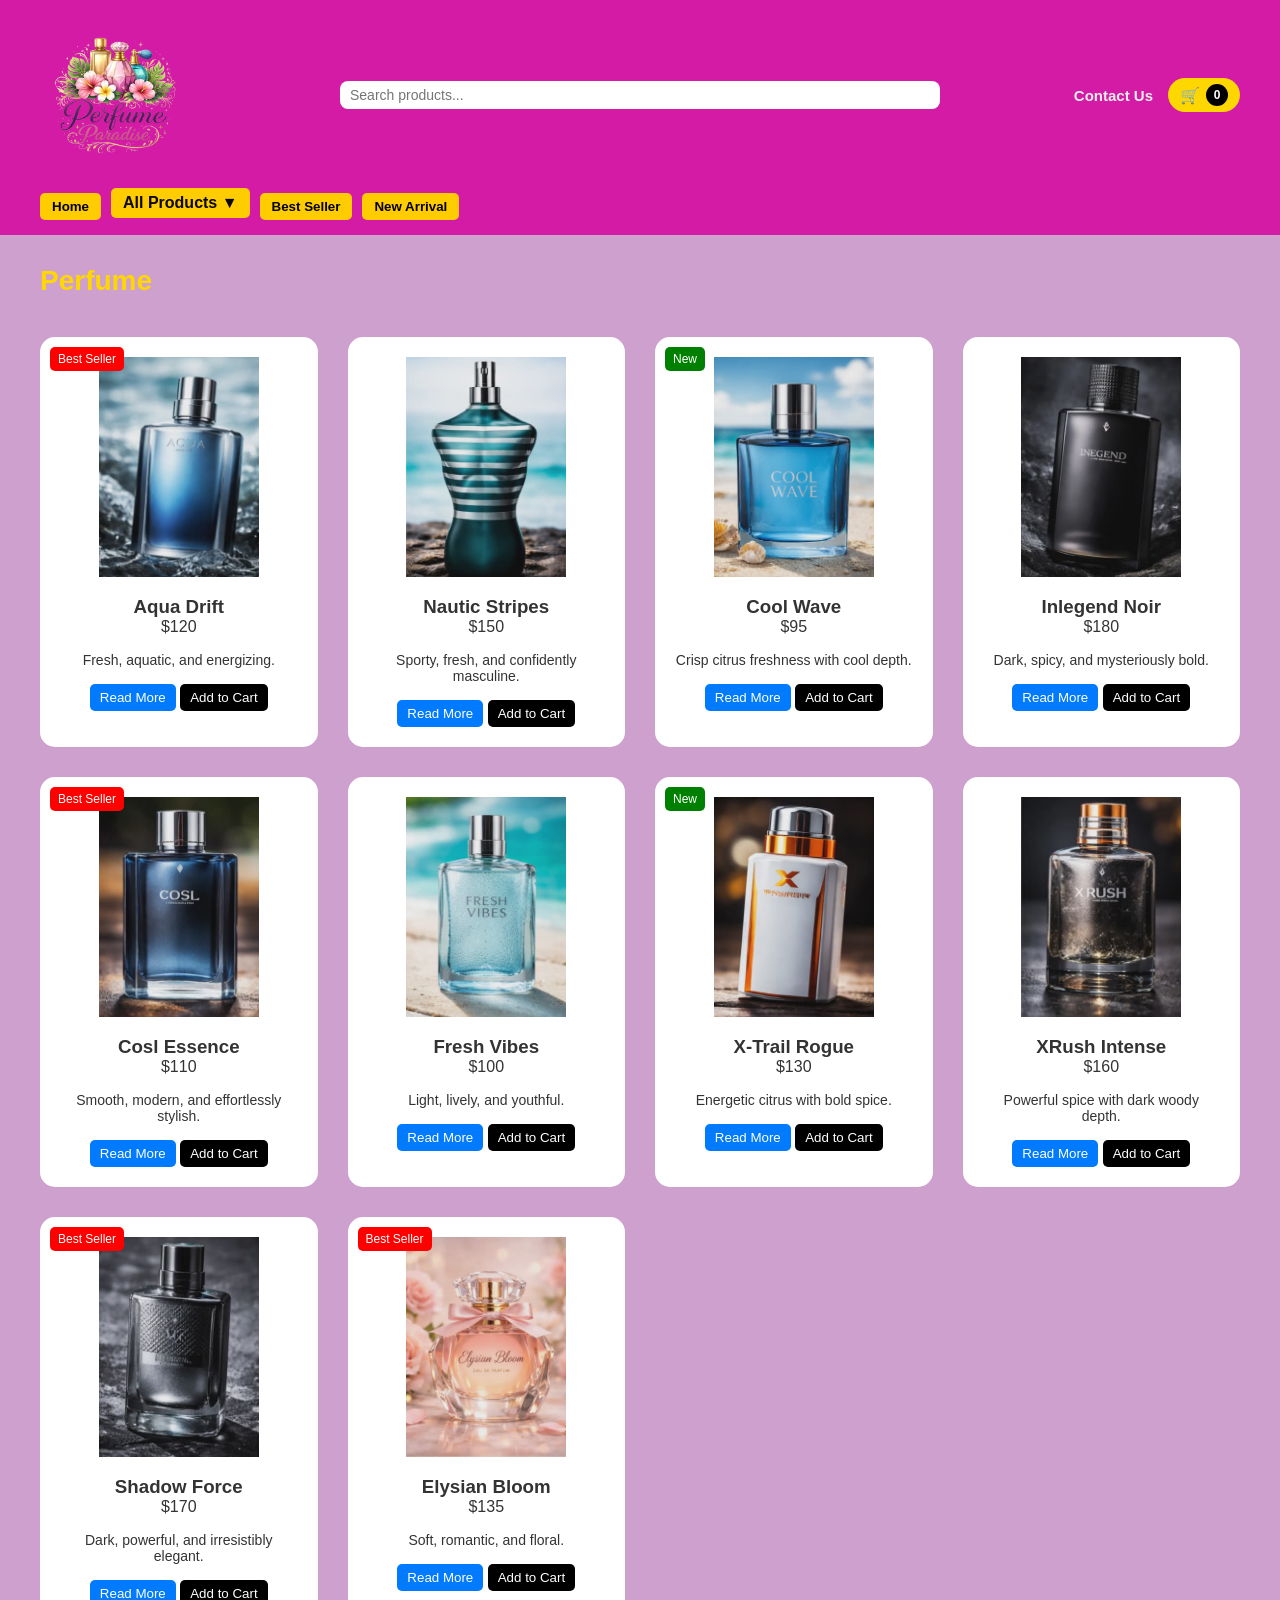
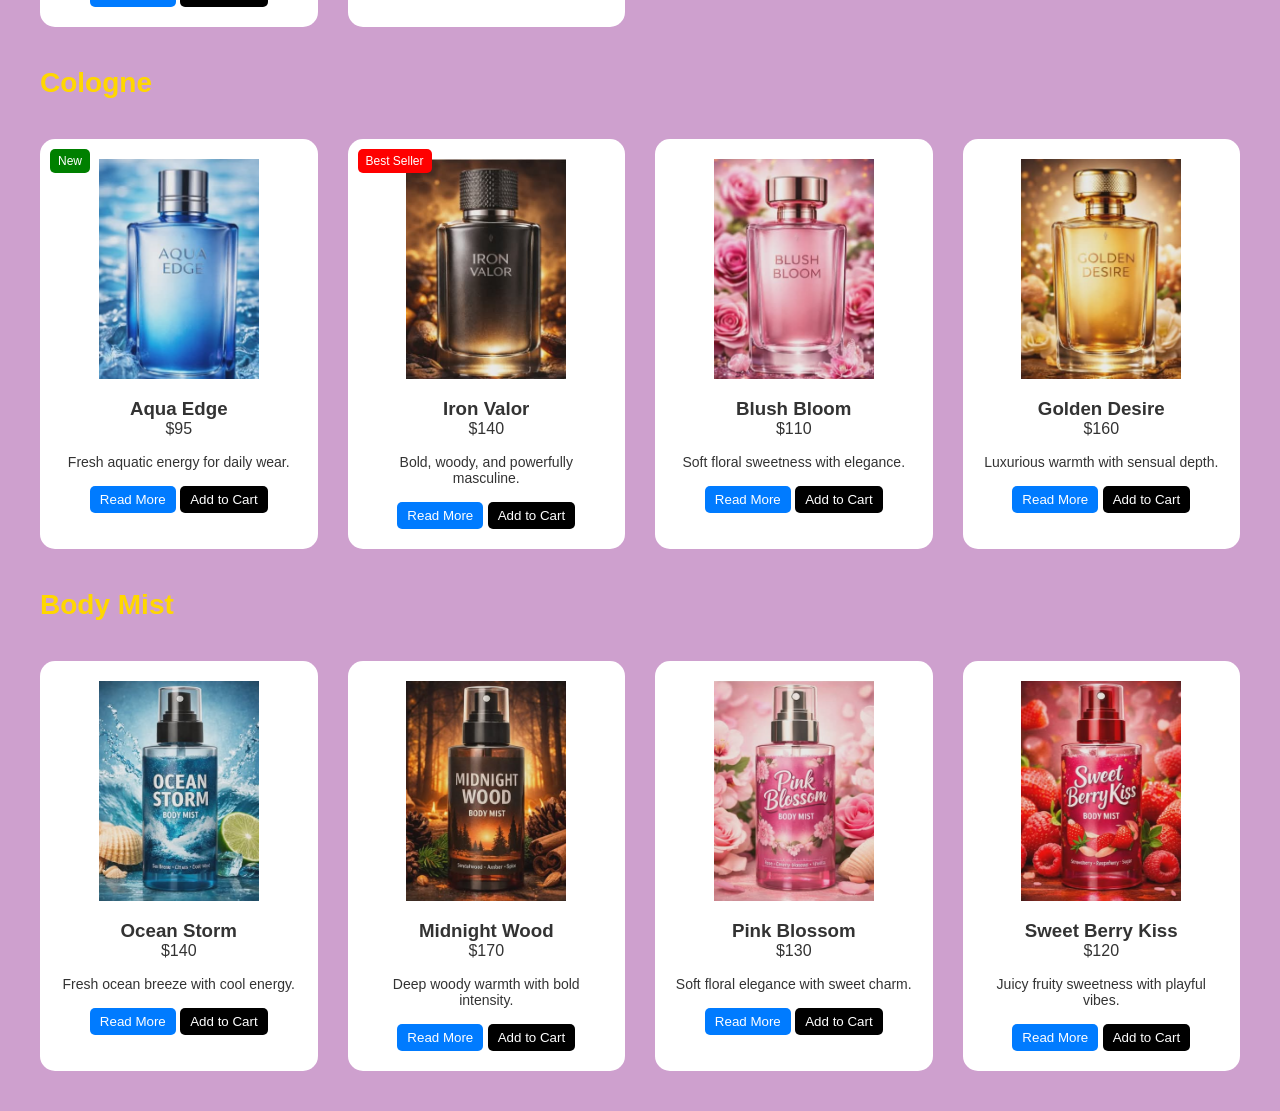
<file: allproducts.html>
<!DOCTYPE html>
<html lang="en">
  <head>
    <meta charset="UTF-8">
    <meta name="viewport" content="width=device-width, initial-scale=1.0">
    <title>Perfume Paradise</title>
    <link rel="stylesheet" href="style.css">
  </head>
  <body>
    
      
     <div id="header-container"></div>
    
    <div id="perfume-container"></div>
    <div id="cologne-container"></div>
    <div id="bodymist-container"></div>
    
    
   
    <!-- CART PANEL -->
    <div class="cart-panel" id="cartPanel">
      <button class="cart-close-btn" onclick="toggleCart()">✕</button>
      <h2>Your Cart</h2>
      <div id="cartItems"></div>
      <h3>Total: $ <span id="totalPrice">0</span>
      </h3>
    </div>
    <div id="tooltip" class="tooltip">Item added to cart!</div>
    <script src="script.js"></script>
  </body>
</html>
</file>
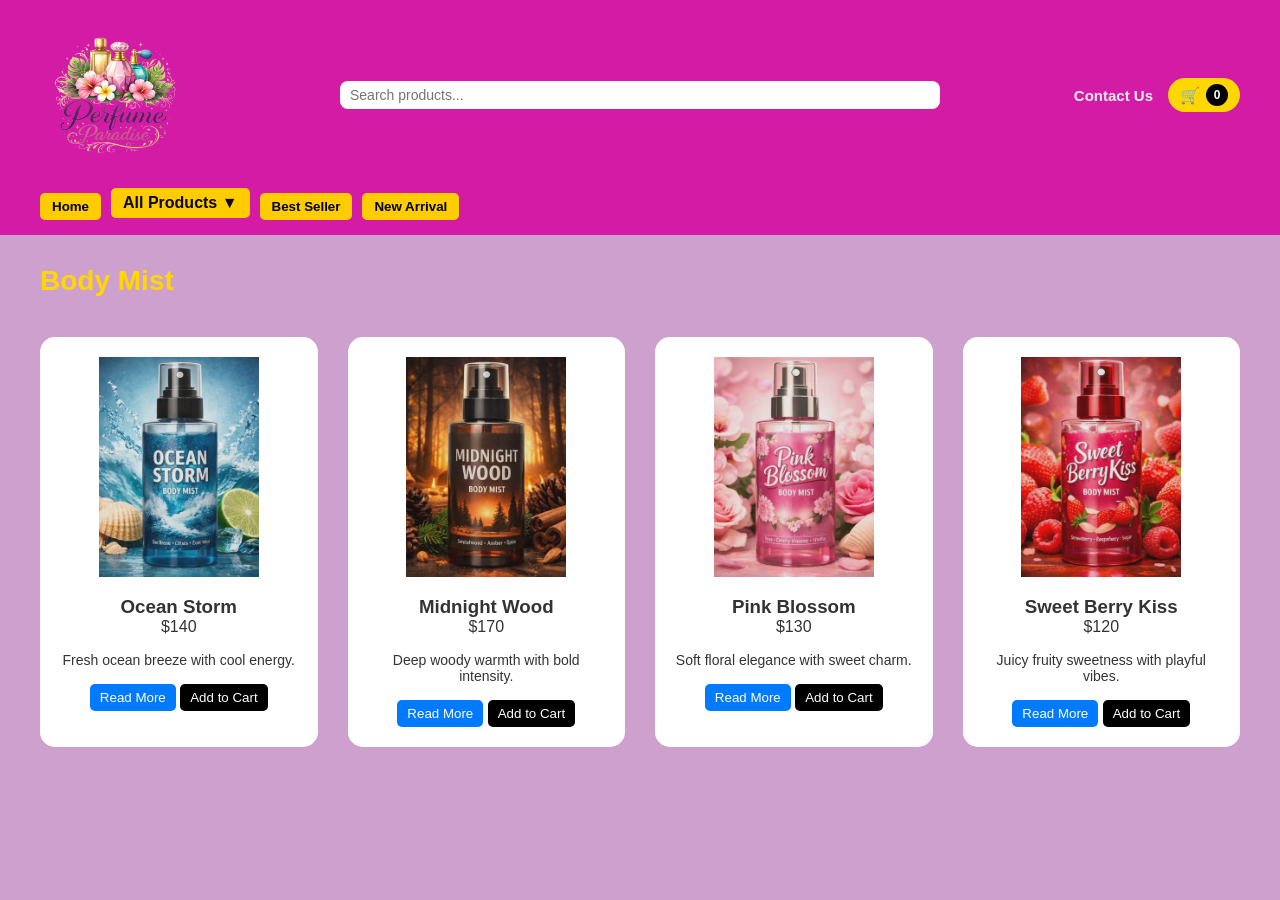
<file: bodyMist.html>
<!DOCTYPE html>
<html lang="en">
  <head>
    <meta charset="UTF-8">
    <meta name="viewport" content="width=device-width, initial-scale=1.0">
    <title>Perfume Paradise</title>
    <link rel="stylesheet" href="style.css">
  </head>
  <body>
    
      
    <div id="header-container"></div>
     <div id="bodymist-container"></div>
    
    
   
    <!-- CART PANEL -->
    <div class="cart-panel" id="cartPanel">
      <button class="cart-close-btn" onclick="toggleCart()">✕</button>
      <h2>Your Cart</h2>
      <div id="cartItems"></div>
      <h3>Total: $ <span id="totalPrice">0</span>
      </h3>
    </div>
    <div id="tooltip" class="tooltip">Item added to cart!</div>
    <script src="script.js"></script>
  </body>
</html>
</file>
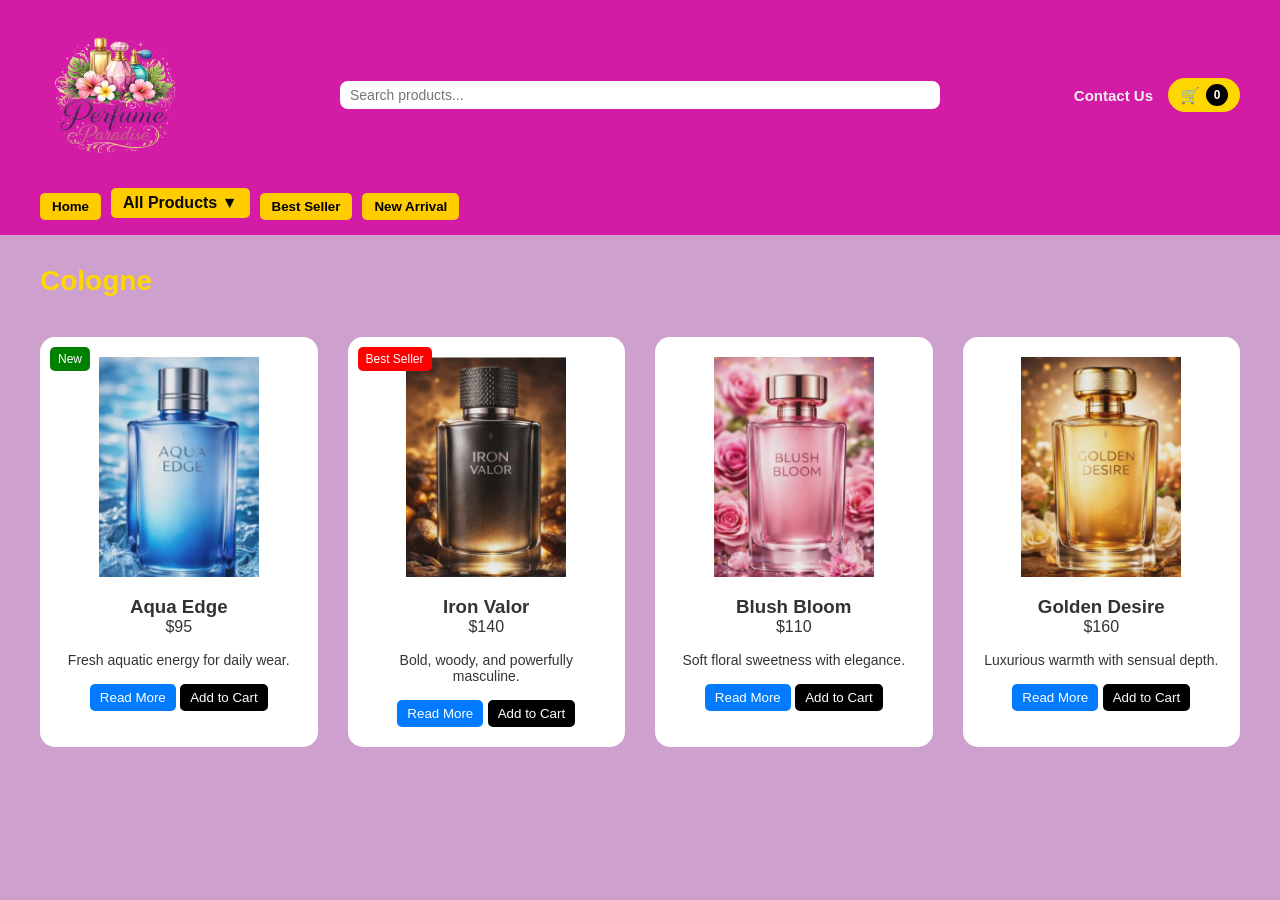
<file: cologne.html>
<!DOCTYPE html>
<html lang="en">
  <head>
    <meta charset="UTF-8">
    <meta name="viewport" content="width=device-width, initial-scale=1.0">
    <title>Perfume Paradise</title>
    <link rel="stylesheet" href="style.css">
  </head>
  <body>
    
      
     <div id="header-container"></div>
     <div id="cologne-container"></div>
    
    <!-- CART PANEL -->
    <div class="cart-panel" id="cartPanel">
      <button class="cart-close-btn" onclick="toggleCart()">✕</button>
      <h2>Your Cart</h2>
      <div id="cartItems"></div>
      <h3>Total: $ <span id="totalPrice">0</span>
      </h3>
    </div>
    <div id="tooltip" class="tooltip">Item added to cart!</div>
    <script src="script.js"></script>
  </body>
</html>
</file>
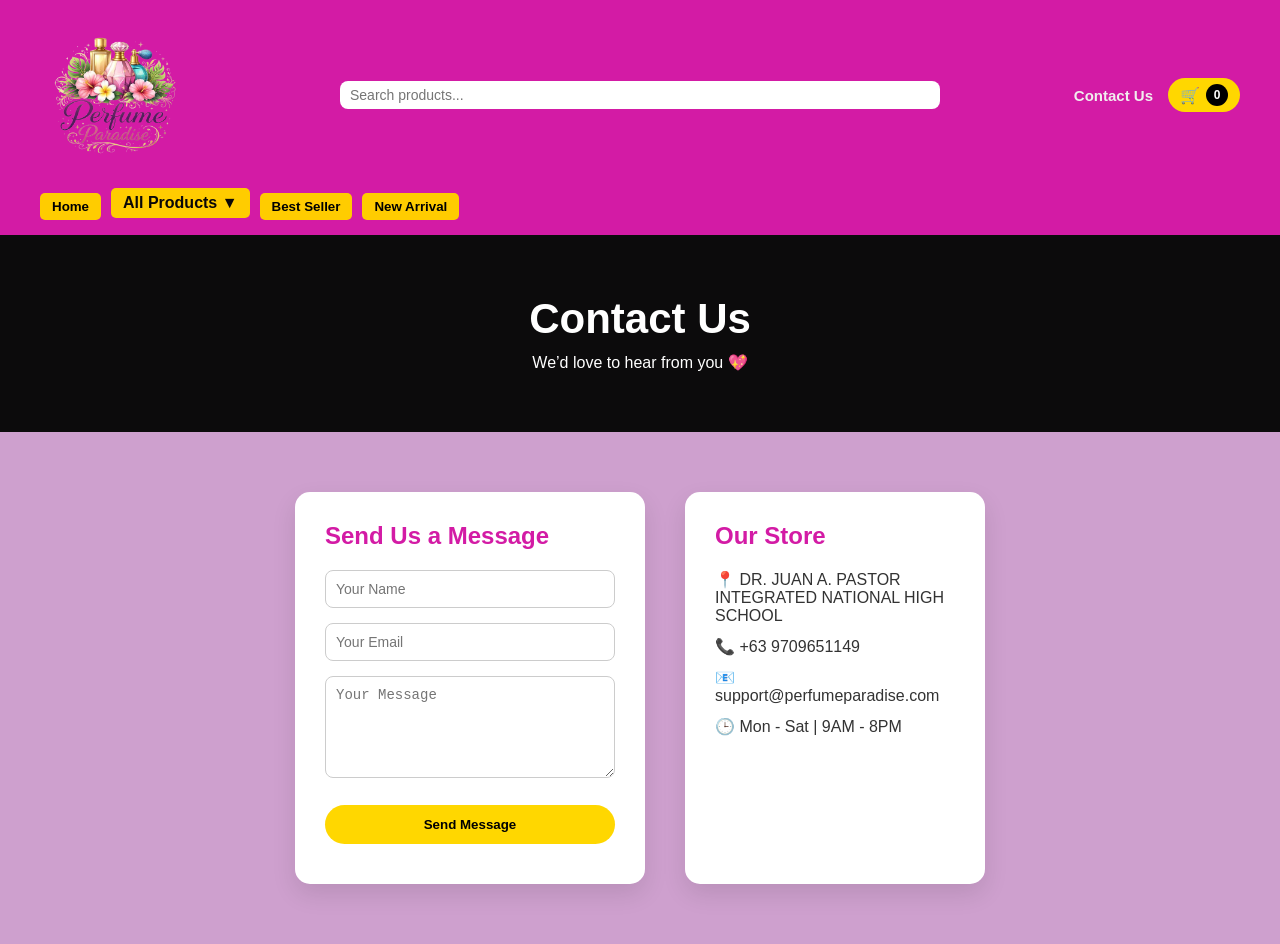
<file: contactus.html>
<!DOCTYPE html>
<html lang="en">
<head>
  <meta charset="UTF-8">
  <title>Contact Us - Perfume Paradise</title>
  <link rel="stylesheet" href="style.css">
</head>
<body>

 <div id="header-container"></div>

<section class="contact-hero">
  <h1>Contact Us</h1>
  <p>We’d love to hear from you 💖</p>
</section>

<section class="contact-container">
  
  <!-- CONTACT FORM -->
  <div class="contact-form">
    <h2>Send Us a Message</h2>
    <form id="contactForm">
      <input type="text" id="name" placeholder="Your Name" required>
      <input type="email" id="email" placeholder="Your Email" required>
      <textarea id="message" rows="5" placeholder="Your Message" required></textarea>
      <button type="submit">Send Message</button>
    </form>
    <p id="formMessage" class="form-message"></p>
  </div>

  <!-- CONTACT INFO -->
  <div class="contact-info">
    <h2>Our Store</h2>
    <p>📍 DR. JUAN A. PASTOR INTEGRATED NATIONAL HIGH SCHOOL</p>
    <p>📞 +63 9709651149</p>
    <p>📧 support@perfumeparadise.com</p>
    <p>🕒 Mon - Sat | 9AM - 8PM</p>
  </div>

</section>

<script src="script.js"></script>
</body>
</html>
</file>
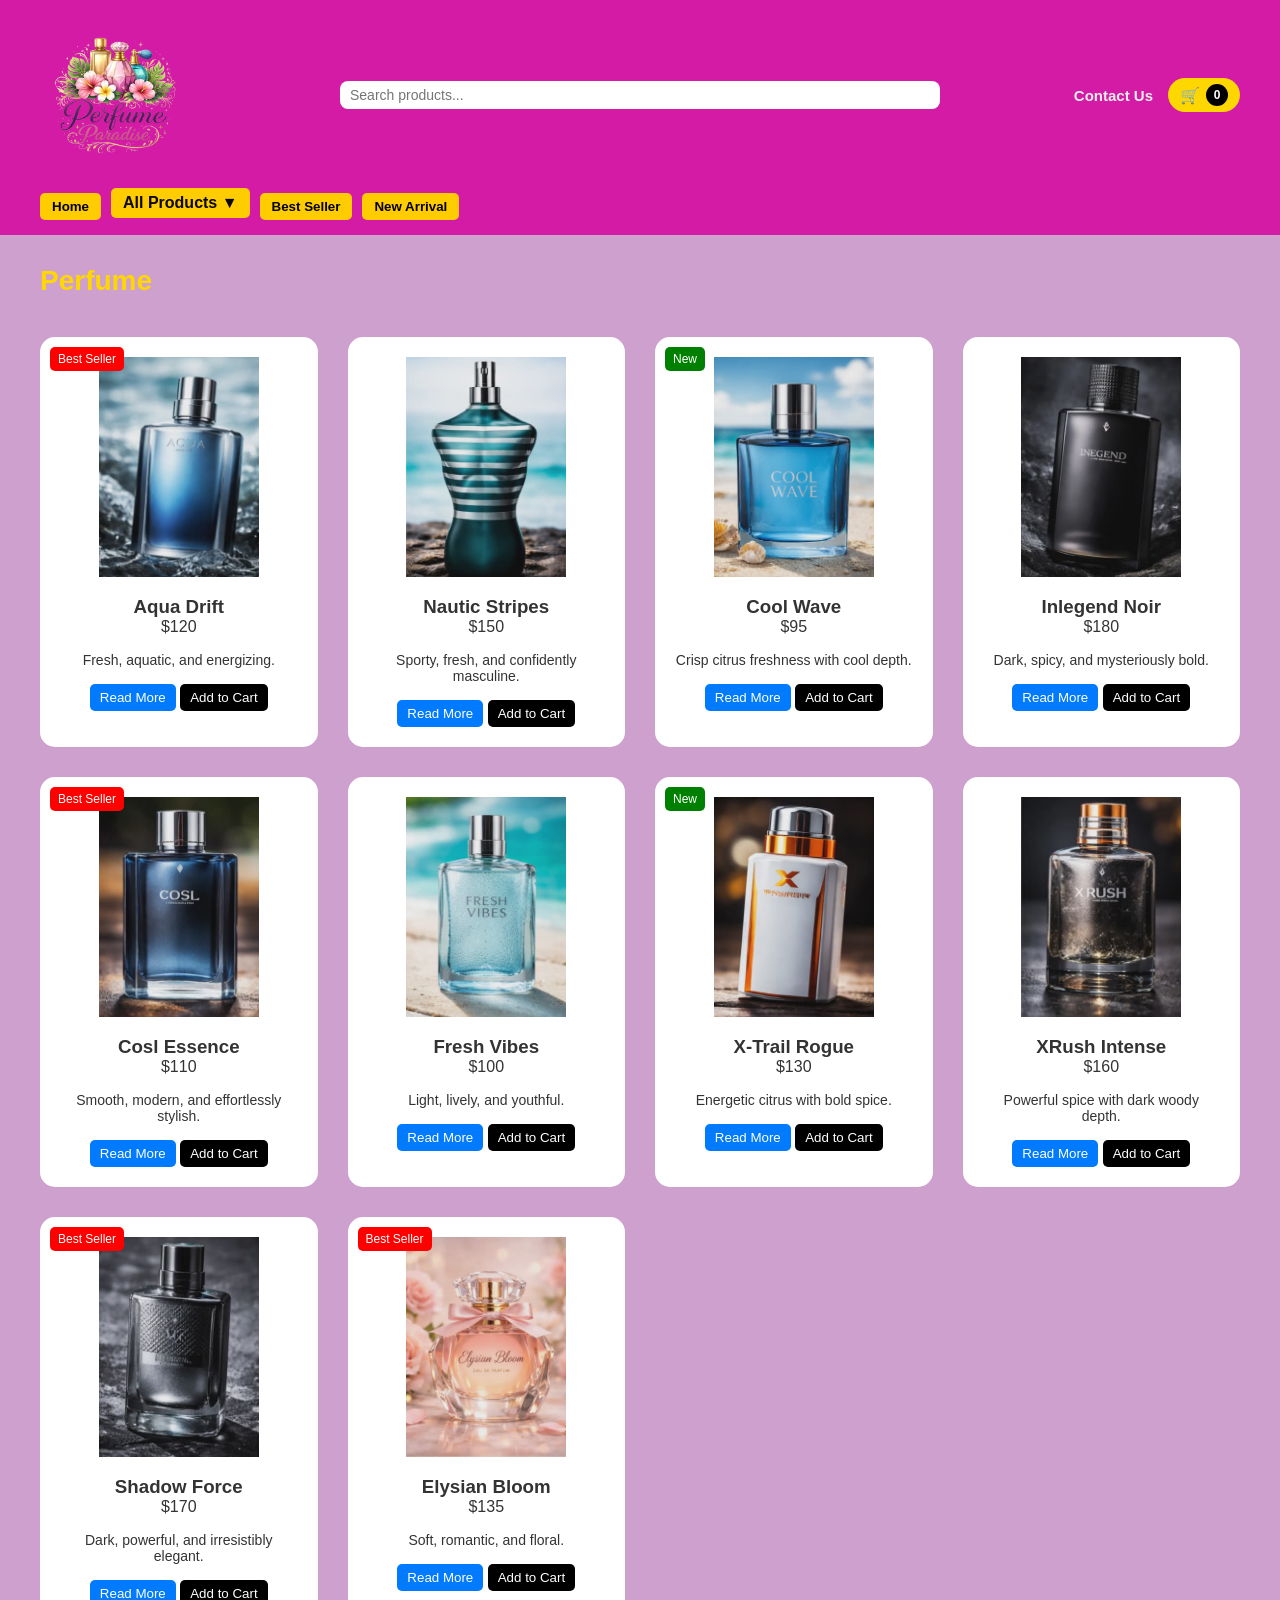
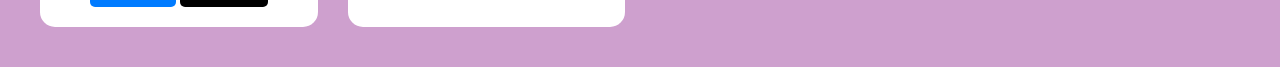
<file: perfume.html>
<!DOCTYPE html>
<html lang="en">
  <head>
    <meta charset="UTF-8">
    <meta name="viewport" content="width=device-width, initial-scale=1.0">
    <title>Perfume Paradise</title>
    <link rel="stylesheet" href="style.css">
  </head>
  <body>
    
      
     <div id="header-container"></div>
     <div id="perfume-container"></div>
    
    <!-- CART PANEL -->
    <div class="cart-panel" id="cartPanel">
      <button class="cart-close-btn" onclick="toggleCart()">✕</button>
      <h2>Your Cart</h2>
      <div id="cartItems"></div>
      <h3>Total: $ <span id="totalPrice">0</span>
      </h3>
    </div>
    <div id="tooltip" class="tooltip">Item added to cart!</div>
    <script src="script.js"></script>
  </body>
</html>
</file>
<file: style.css>
* {
  margin: 0;
  padding: 0;
  box-sizing: border-box;
}
body {
  font-family: "Segoe UI", sans-serif;
  background: #cea0ce;
  color: #fff;
  scroll-behavior: smooth;
} /* HEADER */
header {
  background: #d31ba5;
  padding: 10px 20px; /* top right bottom left */
  display: flex;
  justify-content: space-between;
 /* align-items: center;*/
  flex-wrap: wrap;
  gap:0px;
  flex-direction:column ;
}
.brand {
  display: flex;
  align-items: center;
  gap: 15px;
}
.brand img {
  width: 150px;
  height: auto;
} 
.header-top .header-right {
  display: flex;
  align-items: center;
  flex-wrap: wrap;
  gap: 15px;
}
.header-left {
  display: flex;
  align-items: center;
  gap: 15px;
  flex-wrap: wrap;
}
/* RIGHT SIDE OF HEADER */
.header-top {
  display: flex;
 /* justify-content: space-between;*/
  align-items: center;
  padding: 10px 20px;
  flex-wrap: nowrap; /* keep all items in one line */
  gap: 15px;
  position: relative;
}
.header-right {
  display: flex;
  
  gap: 15px;
  flex-wrap: wrap;
} 

.header-bottom {
  display: flex;
  align-items: center;
  gap: 10px;
  padding: 5px 20px;
 

}
/* LEFT SIDE: Logo + Search */
.left-top {
  display: flex;
  align-items: center;
  gap: 15px;
   z-index: 1
}

/* RIGHT SIDE: Contact + Cart pushed to right */
.right-top {
  display: flex;
  align-items: center;
  gap: 15px;
  margin-left: auto;
   z-index: 1
  
}

/* CONTACT LINK */
.contact-link {
  text-decoration: none;
  font-weight: 600;
  color: #f1eeee;
  font-size: 15px;
  white-space: nowrap;
}
.contact-link:hover {
  color: rgb(68, 4, 42);
}
.cart-btn {
  background: gold;
  padding: 6px 12px;
  border-radius: 25px;
  cursor: pointer;
  font-weight: bold;
  display: flex;
  align-items: center;
  gap: 6px;
} /* Cart number bubble */
.cart-count {
  background: black;
  color: white;
  border-radius: 50%;
  width: 22px;
  height: 22px;
  display: flex;
  align-items: center;
  justify-content: center;
  font-size: 12px;
  font-weight: bold;
} /* NAVIGATION */
.navbar {
  background: #7e073f;
  padding: 12px 40px;
}
.navbar ul {
  list-style: none;
  display: flex;
  gap: 40px;
} /* SECTION TITLE */
.section-title {
  width: 1200px;
  margin: 30px auto 0;
  font-size: 28px;
  color: gold;
} /* PRODUCTS CONTAINER */
.products {
  width: 1200px;
  margin: 40px auto;
  display: grid;
  grid-template-columns: repeat(4, 1fr);
  gap: 30px;
}
.product {
  background: #fff;
  color: #333;
  padding: 20px;
  border-radius: 15px;
  text-align: center;
  position: relative;
}
.product img {
  width: 160px;
  height: 220px;
  object-fit: cover;
  margin-bottom: 15px;
}
.short-description {
  font-size: 14px;
  margin: 8px 0;
}
.full-description {
  display: none;
  font-size: 14px;
  margin-top: 10px;
  text-align: left;
}
.badge {
  position: absolute;
  top: 10px;
  left: 10px;
  background: red;
  color: white;
  padding: 5px 8px;
  font-size: 12px;
  border-radius: 5px;
}
button {
  margin-top: 8px;
  padding: 6px 10px;
  border: none;
  border-radius: 5px;
  cursor: pointer;
}
.add-to-cart {
  background: black;
  color: white;
}
.toggle-btn {
  background: #007bff;
  color: white;
} /* CART */
.cart-panel {
  position: fixed;
  top: 0;
  right: -400px;
  width: 350px;
  height: 100%;
  background: #fff;
  color: #333;
  padding: 20px;
  transition: 0.4s;
  overflow-y: auto;
}
.cart-panel.active {
  right: 0;
}
.cart-item {
  display: flex;
  justify-content: space-between;
  align-items: center;
  margin-bottom: 12px;
  padding: 8px 10px;
  background: #f5f5f5;
  border-radius: 8px;
  font-size: 14px;
}
.cart-item span {
  flex: 1;
} /* REMOVE BUTTON FIXED */
.remove-btn {
  display: flex;
  align-items: center;
  justify-content: center;
  width: 24px;
  height: 24px;
  border: none;
  border-radius: 50%;
  background: #ff4d4d;
  color: white;
  font-size: 14px;
  font-weight: bold;
  cursor: pointer;
  transition: 0.2s ease;
}
.remove-btn:hover {
  background: #cc0000;
  transform: scale(1.1);
}
.navbar ul li {
  cursor: pointer;
  font-weight: 600;
  transition: 0.3s;
}
.navbar ul li:hover {
  color: gold;
}
.tooltip {
  position: fixed;
  top: 20px;
  right: 20px;
  background: #28a745;
  color: #fff;
  padding: 10px 15px;
  border-radius: 8px;
  font-weight: bold;
  opacity: 0;
  pointer-events: none;
  transition: opacity 0.4s ease, transform 0.4s ease;
  z-index: 9999;
  transform: translateY(-20px);
}
.tooltip.show {
  opacity: 1;
  transform: translateY(0);
}
.cart-close-btn {
  position: absolute;
  top: 10px;
  right: 10px;
  background: #0e0d0d;
  color: rgb(236, 230, 230);
  border: none;
  border-radius: 50%;
  width: 28px;
  height: 28px;
  font-size: 16px;
  font-weight: bold;
  cursor: pointer;
  transition: 0.2s ease;
  display: flex;
  align-items: center;
  justify-content: center;
}
.cart-close-btn:hover {
  background: #5a5a7e;
  transform: scale(1.1);
}
.search-container {
   position: absolute;
  left: 50%;
  transform: translateX(-50%);
  max-width: 600px;
  width: 100%;
}
#searchInput {
  width: 100%; /* wider */

}
.search-container input {
  width: 600px;
  padding: 6px 10px;
  border-radius: 8px;
  border: none;
  font-size: 14px;
}
.rating {
  display: flex;
  justify-content: center;
  margin: 8px 0;
}
.rating span {
  font-size: 16px;
  color: gold;
  margin: 0 1px;
}
.rating {
  display: flex;
  align-items: center;
  justify-content: center;
  gap: 6px; /* space between stars and number */
  margin: 8px 0;
  font-size: 16px;
  color: gold;
}
.rating span {
  font-size: 14px;
}
.rating .rating-number {
  color: #0f0a0a; /* or gold for consistency */
  font-size: 12px;
} /* ================= IMAGE HOVER ANIMATION ================= */
.product img {
  transition: transform 0.4s ease, box-shadow 0.4s ease;
} /* When mouse hovers */
.product img:hover {
  transform: translateY(-15px);
  box-shadow: 0 15px 25px rgba(0, 0, 0, 0.3);
} /* MENU WRAPPER */
.menu-wrapper {
  position: relative;
  margin-top: 1px;
} /* ALL PRODUCTS BUTTON */
.menu-toggle {
  background: #7e073f;
  color: rgb(10, 8, 8);
  position: relative;
  cursor: pointer;
} /* DROPDOWN MENU */
.side-menu {
  display: none; /* hidden by default */
  position: absolute;
  top: 100%; /* appears below All Products */
  left: 0;
  background: #111;
  border-radius: 8px;
  overflow: hidden;
  z-index: 1000;
 
} /* SHOW CLASS */
.side-menu.active {
  display: block;
  
}
.side-menu a {
  padding: 10px 15px;
  display: block;
  text-decoration: none;
  color: white;
}
.side-menu a:hover {
  background: #575757;
}
/* Make menu buttons inline and aligned */
.menu-buttons {
  display: flex;
  align-items: center; /* vertical alignment */
  gap: 10px; /* space between buttons */
  flex-wrap: wrap;
}

/* Adjust filter button style if needed */
.filter-btn, .menu-toggle {
  background: #ffcc00;
  border: none;
  border-radius: 5px;
  padding: 6px 12px;
  cursor: pointer;
  font-weight: bold;
  transition: 0.3s;
}
.filter-btn:hover {
  background: #ff9900;
}
.filter-btn:hover, .menu-toggle:hover {
  background: #ff9900;
}


/* HERO SECTION */
.hero {
  height: 80vh;
  background: linear-gradient(rgba(0,0,0,0.5), rgba(0,0,0,0.5)),
              url("images/hero.jpg") center/cover no-repeat;
  display: flex;
  align-items: center;
  justify-content: center;
  text-align: center;
  padding: 20px;
}

.hero-content h1 {
  font-size: 48px;
  margin-bottom: 15px;
  animation: glow 3s ease-in-out infinite alternate;
}
@keyframes glow {
  from {
    text-shadow: 0 0 10px gold;
  }
  to {
    text-shadow: 0 0 25px white, 0 0 40px gold;
  }
}
.hero-content p {
  font-size: 18px;
  margin-bottom: 20px;
}

.hero-content button {
  padding: 12px 25px;
  font-size: 16px;
  background: gold;
  border: none;
  border-radius: 30px;
  cursor: pointer;
  font-weight: bold;
  transition: 0.3s;
}

.hero-content button:hover {
  background: #ff9900;
}

/* FEATURED SECTION */
.featured {
  padding: 60px 20px;
  text-align: center;
  background: #fff;
  color: #333;
}

.featured h2 {
  margin-bottom: 40px;
  font-size: 32px;
  color: #d31ba5;
}

.featured-grid {
  display: grid;
  grid-template-columns: repeat(auto-fit, minmax(250px, 1fr));
  gap: 30px;
}

.featured-item {
  background: #f9f9f9;
  padding: 20px;
  border-radius: 15px;
  transition: 0.3s;
}

.featured-item:hover {
  transform: translateY(-10px);
}

.featured-item img {
  width: 100%;
  height: 250px;
  object-fit: cover;
  border-radius: 10px;
  margin-bottom: 15px;
}

/* WHY US SECTION */
.why-us {
  padding: 60px 20px;
  text-align: center;
}

.why-us h2 {
  margin-bottom: 40px;
  font-size: 32px;
}

.why-grid {
  display: grid;
  grid-template-columns: repeat(auto-fit, minmax(250px, 1fr));
  gap: 30px;
}

.why-item {
  background: rgba(255,255,255,0.2);
  padding: 20px;
  border-radius: 15px;
}
/* ===== FLOATING PERFUME PARTICLES ===== */
.particles {
  position: absolute;
  width: 100%;
  height: 100%;
  overflow: hidden;
  top: 0;
  left: 0;
  pointer-events: none;
}

.particles span {
  position: absolute;
  bottom: -50px;
  width: 15px;
  height: 15px;
  background: rgba(255, 255, 255, 0.4);
  border-radius: 50%;
  animation: floatUp 10s linear infinite;
}

@keyframes floatUp {
  0% {
    transform: translateY(0) scale(1);
    opacity: 0.6;
  }
  100% {
    transform: translateY(-100vh) scale(0.5);
    opacity: 0;
  }
}

body {
  font-family: "Segoe UI", sans-serif;
  margin: 0;
  background: #cea0ce;
  color: #333;
}

/* HERO */
.contact-hero {
  background: #0c0b0c;
  color: white;
  text-align: center;
  padding: 60px 20px;
}

.contact-hero h1 {
  font-size: 42px;
  margin-bottom: 10px;
}

.contact-container {
  display: flex;
  flex-wrap: wrap;
  justify-content: center;
  gap: 40px;
  padding: 60px 20px;
}

/* FORM */
.contact-form {
  background: white;
  padding: 30px;
  border-radius: 15px;
  width: 350px;
  box-shadow: 0 10px 25px rgba(0,0,0,0.1);
}

.contact-form h2 {
  margin-bottom: 20px;
  color: #d31ba5;
}

.contact-form input,
.contact-form textarea {
  width: 100%;
  padding: 10px;
  margin-bottom: 15px;
  border-radius: 8px;
  border: 1px solid #ccc;
  font-size: 14px;
}

.contact-form button {
  width: 100%;
  padding: 12px;
  background: gold;
  border: none;
  border-radius: 25px;
  font-weight: bold;
  cursor: pointer;
  transition: 0.3s;
}

.contact-form button:hover {
  background: #ff9900;
}

/* CONTACT INFO */
.contact-info {
  background: white;
  padding: 30px;
  border-radius: 15px;
  width: 300px;
  box-shadow: 0 10px 25px rgba(0,0,0,0.1);
}

.contact-info h2 {
  color: #d31ba5;
  margin-bottom: 20px;
}

.contact-info p {
  margin-bottom: 12px;
}

/* SUCCESS MESSAGE */
.form-message {
  margin-top: 10px;
  font-weight: bold;
  text-align: center;
}
</file>
